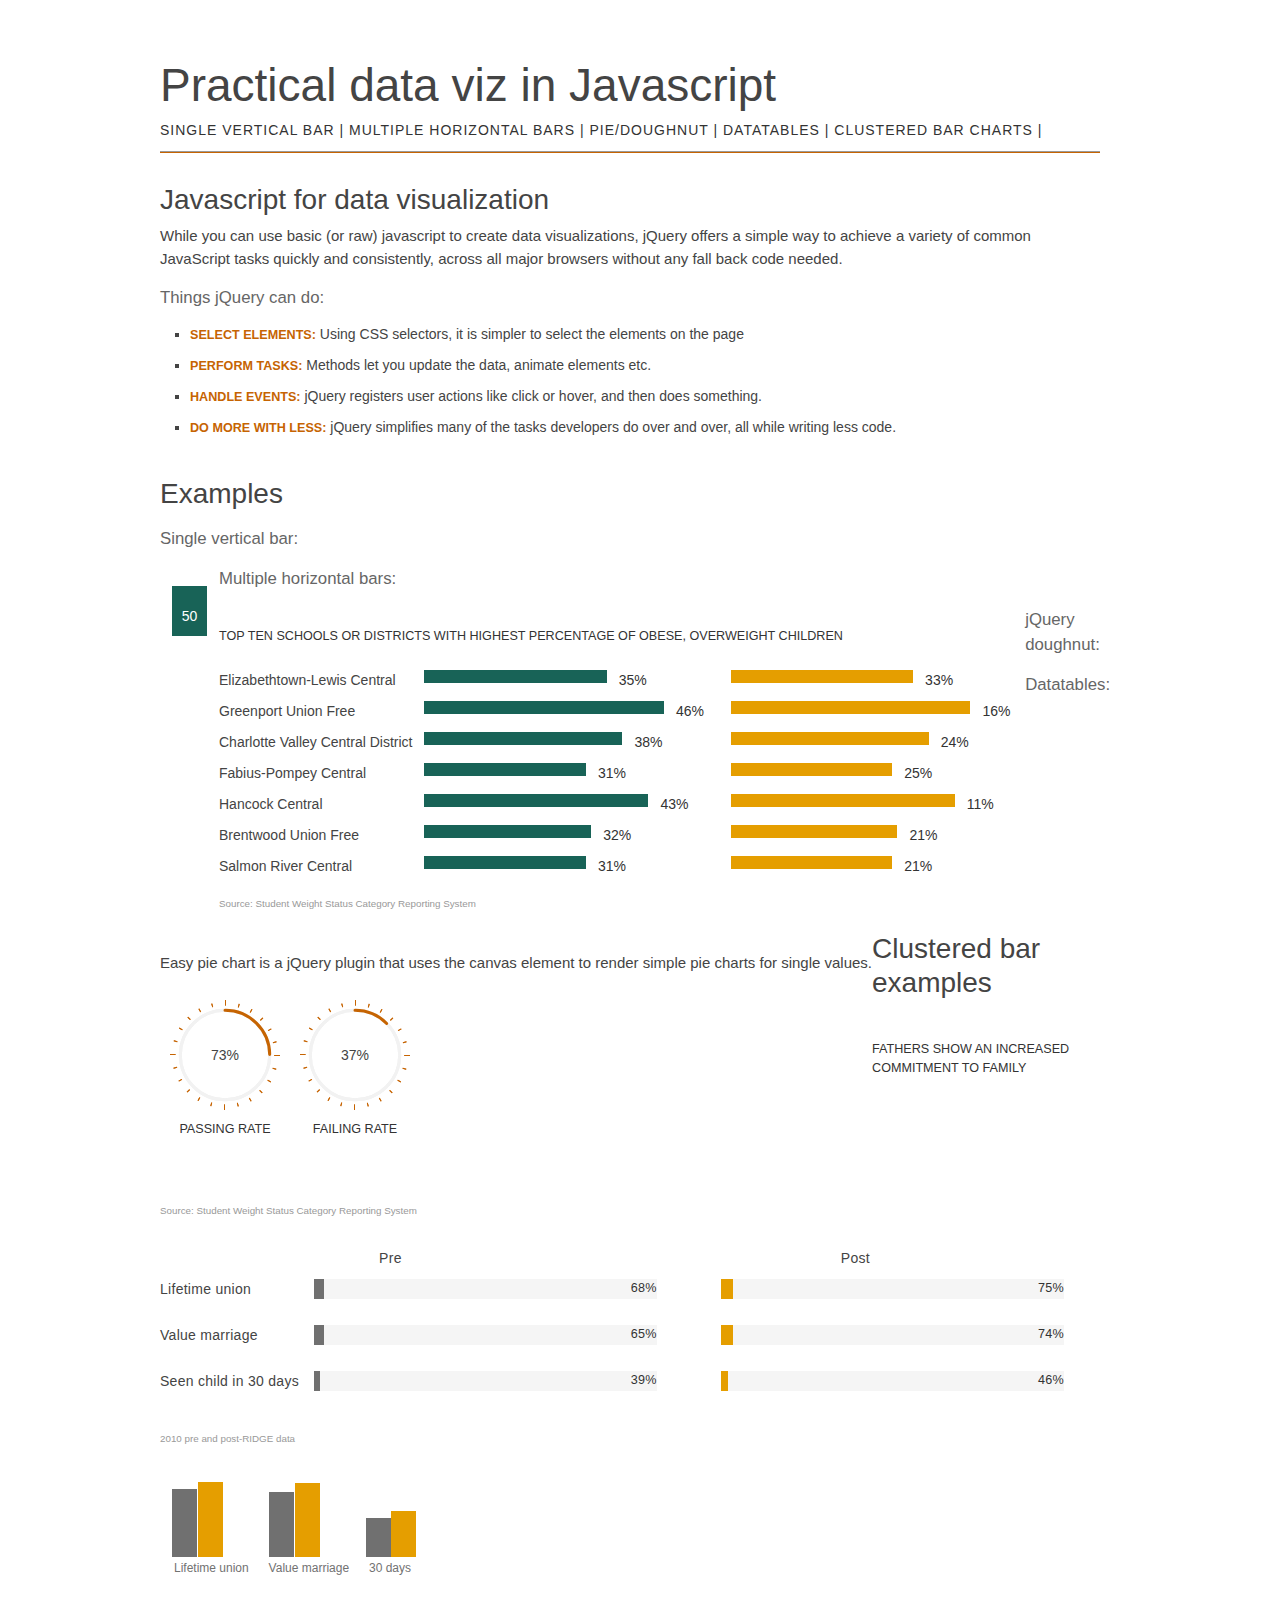
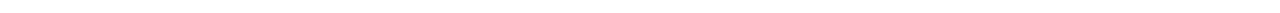
<file: part1/index.html>
<!DOCTYPE html>
<!--[if lt IE 7 ]><html class="ie ie6" lang="en"> <![endif]-->
<!--[if IE 7 ]><html class="ie ie7" lang="en"> <![endif]-->
<!--[if IE 8 ]><html class="ie ie8" lang="en"> <![endif]-->
<!--[if (gte IE 9)|!(IE)]><!-->
<html lang="en">
<!--<![endif]-->

<head>
    <meta charset="utf-8">
    <title>Practical data viz in JavaScript</title>
    <meta name="description" content="">
    <meta name="author" content="">

    <!-- CSS-->
    <link rel="stylesheet" href="css/base.css">
    <link rel="stylesheet" href="css/custom.css">
    <link rel="stylesheet" href="css/pie-chart.css">
</head>

<body>
    <!-- Primary Page Layout -->

    <div class="container">
        <div class="sixteen columns">
            <h1 class="remove-bottom" style="margin-top: 40px" href="index.html">Practical data viz in Javascript</h1>

    <!--             Navigation-->
         <div class="nav">
            <a id="single-bar">Single vertical bar | </a>
            <a id="multiple-bar">Multiple horizontal bars | </a>
            <a id="doughnut">Pie/doughnut | </a>
            <a id="datatables">Datatables | </a> 
            <a id="clustered-bars">Clustered bar charts | </a> 
            <hr />
        </div>
           <div class="two-column">
            <h3>Javascript for data visualization</h3>
            <p>While you can use basic (or raw) javascript to create data visualizations, jQuery offers a simple way to achieve a variety of common JavaScript tasks quickly and consistently, across all major browsers without any fall back code needed.</p>

            <h4>Things jQuery can do: </h4>
            <ul class="square">
            <li><strong>Select elements:</strong>  Using CSS selectors, it is simpler to select the elements on the page</li>
            <li><strong>Perform tasks:</strong>  Methods let you update the data, animate elements etc.</li>
            <li><strong>Handle events:</strong>  jQuery registers user actions like click or hover, and then does something.</li>
            <li><strong>Do more with less:</strong> jQuery simplifies many of the tasks developers do over and over, all while writing less code.</li>
            </ul>
        </div>


    </div>

    <h3>Examples</h3>
    <section id='single-bar'>
    <h4>Single vertical bar: </h4>
    <div class="two column">
            <div class="bar vertical" data-num='50'></div>
        <!--     <div class="bar vertical" data-num='400'></div> -->

    </div>
    </section>
    <section id='multiple-bar'>
    <h4>Multiple horizontal bars: </h4>
     <div class="two column">
            <div class="bars multiple"></div>
            <div id='table-subhead'>Top ten schools or districts with highest percentage of obese, overweight children</div>

            <div id='table-wrap'>
                <table></table>
            </div>
            <div id='table-source'>Source: Student Weight Status Category Reporting System</div>

    </div>
    </section>
    <section id='doughnut'>
    <h4>jQuery doughnut: </h4>
    <div class="two column">
    
    <p>Easy pie chart is a jQuery plugin that uses the canvas element to render simple pie charts for single values.</p>
    <div class='pie-charts'>

        <div class='chart-wrap'>
            <div class="chart" data-percent="73" data-scale-color="#c66402">73%</div>
            <div class="label">Passing rate </div>
        </div>

        <div class='chart-wrap'>
            <div class="chart" data-percent="37" data-scale-color="#c66402">37%</div>
            <div class="label">Failing rate</div>
        </div>


    </div>

 

    </div>
    </section>
    <section id='datatables'>
     <h4>Datatables: </h4>
    <div class="two column">
             <table id="schools-table" class="display" width="100%"></table>
             <div id='table-source'>Source: Student Weight Status Category Reporting System</div>
    </div>
    </section>
    <section id='clustered-bars'>
    <h3>Clustered bar examples</h3>
     <div id='table-subhead'>Fathers show an increased commitment to family</div>
    <div class="row">
         <div class='chart-subhead'>Pre</div>
                <div class='chart-subhead'>Post</div>
                <div class='clearfix'></div>
     <div class='row-label'>Lifetime union</div>
                <div class="bar-holder">

                    <div class="bar lifetime pre">
                        <div class="bottom-bar"></div>
                        <div class="top-bar"></div>
                        <span class='label'></span>
                    </div>
                </div>
                <div class="bar-holder">
                    <div class="bar lifetime post">
                        <div class="bottom-bar"></div>
                        <div class="top-bar"></div>
                        <span class='label'></span>
                    </div>
                </div>
    </div>

    <div class="row">
    <div class='row-label'>Value marriage</div>
                <div class="bar-holder">
                    <div class="bar value pre">
                        <div class="bottom-bar"></div>
                        <div class="top-bar"></div>
                        <span class='label'></span>
                    </div>
                </div>
                <div class="bar-holder">
                    <div class="bar value post">
                        <div class="bottom-bar"></div>
                        <div class="top-bar"></div>
                        <span class='label'></span>
                    </div>
                </div>
    </div>

    <div class="row">
     <div class='row-label'>Seen child in 30 days</div>
                <div class="bar-holder">
                    <div class="bar child pre">
                        <div class="bottom-bar"></div>
                        <div class="top-bar"></div>
                        <span class='label'></span>
                    </div>
                </div>
                <div class="bar-holder">
                    <div class="bar child post">
                        <div class="bottom-bar"></div>
                        <div class="top-bar"></div>
                        <span class='label'></span>
                    </div>
                </div>
    </div>

    <div id='table-source'>2010 pre and post-RIDGE data</div>
    
    <div id='clustered-vertical'>

      <div id="bars">
            
              
              <div class="bar answer-1" data-num="68" data-label="X1"></div>
              <div class="bar answer-2" data-num="75" data-label="X1"></div>
            
              <div class="bar answer-1" data-num="65" data-label="X2"></div>
              <div class="bar answer-2" data-num="74" data-label="X2"></div>
             
              <div class="bar answer-1" data-num="39" data-label="X3"></div>
              <div class="bar answer-2" data-num="46" data-label="X3"></div>
        
             

          </div><!--/bars-->  
           <div id="graph-labels">
            
              <div class="group-name">Lifetime union</div>
              <div class="group-name">Value marriage</div>
              <div class="group-name">30 days</div> 
            </div>   
    </div>
    </section>



    </div>
    </section>
    <!-- container -->
    <script type="text/javascript" src="js/lib/jquery.min.js"></script>
    <script type="text/javascript" src="js/lib/underscore.min.js"></script>

    <!-- pie -->
    <script type="text/javascript" src="js/lib/easypiechart.js"></script>



    <script type="text/javascript" src="js/app.js"></script>
  


<!-- table -->

    <script type="text/javascript" src="//cdn.datatables.net/1.10.2/js/jquery.dataTables.min.js"></script>
    <script type="text/javascript" src="data/table-data.js"></script>
    <script type="text/javascript" src="js/table.js"></script>

    <script type="text/javascript" src="js/charts.js"></script>

<!-- End Document
================================================== -->

    <!-- End Document
================================================== -->
</body>

</html>
</file>
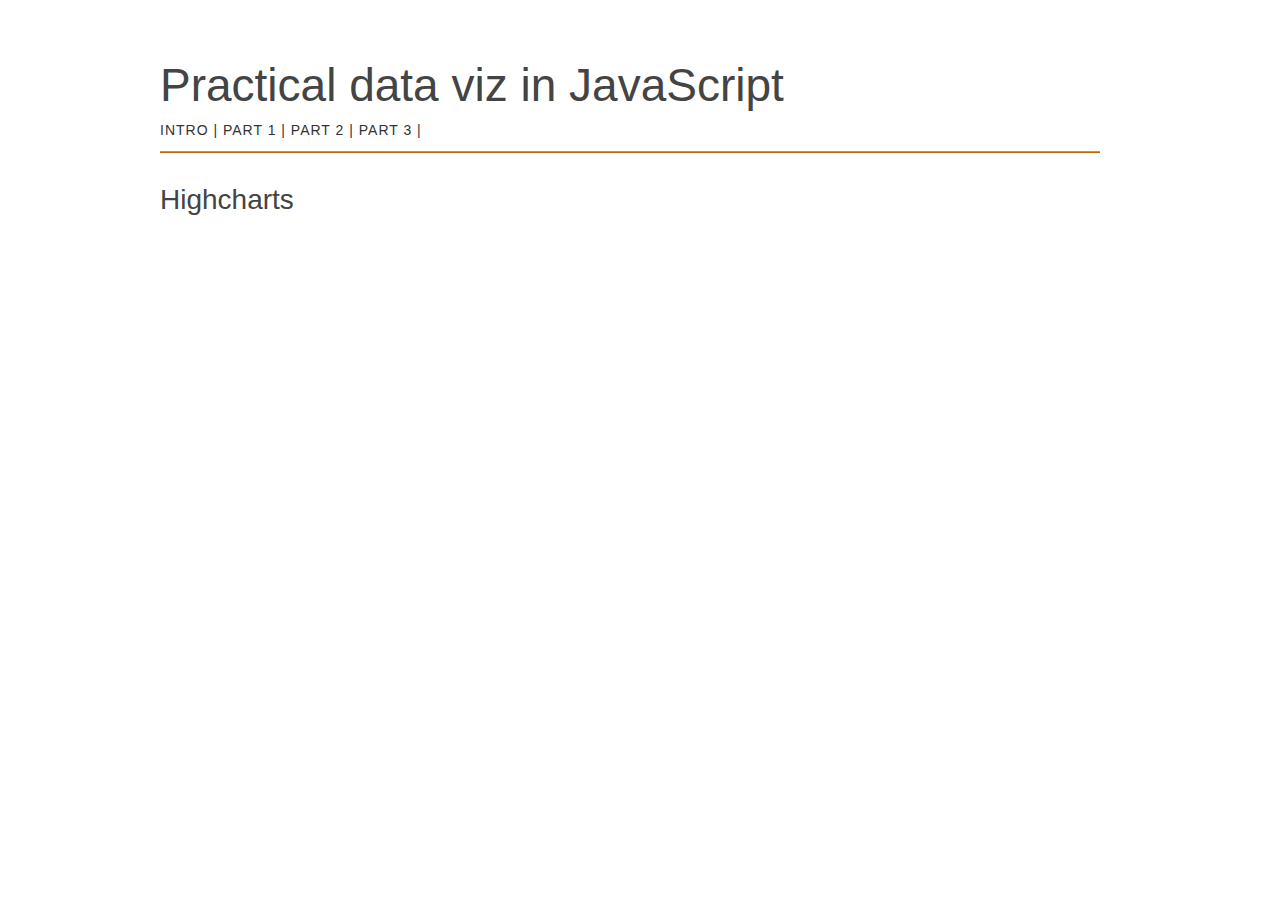
<file: part1/part1.html>
<!DOCTYPE html>
<!--[if lt IE 7 ]><html class="ie ie6" lang="en"> <![endif]-->
<!--[if IE 7 ]><html class="ie ie7" lang="en"> <![endif]-->
<!--[if IE 8 ]><html class="ie ie8" lang="en"> <![endif]-->
<!--[if (gte IE 9)|!(IE)]><!--><html lang="en"> <!--<![endif]-->
<head>

    <!-- Basic Page Needs
  ================================================== -->
    <meta charset="utf-8">
    <title>Practical data viz in JavaScript</title>
    <meta name="description" content="">
    <meta name="author" content="">

    <!-- CSS
  ================================================== -->
    <link rel="stylesheet" href="css/base.css">
     <link rel="stylesheet" href="css/custom.css">
<body>

    <!-- Primary Page Layout
    ================================================== -->

    <div class="container">
        <div class="sixteen columns">
        <h1 class="remove-bottom" style="margin-top: 40px" href="index.html">Practical data viz in JavaScript</h1>
        <div class="nav">
            <a href="index.html">Intro | </a>
            <a href="part1.html">Part 1 | </a>
            <a href="part2.html">Part 2 | </a>
            <a href="part3.html">Part 3 | </a>
            <hr />
        </div>
        <h3>Highcharts</h3>
       
                        <div id="chart-container"></div>

    </div><!-- container -->

<script type="text/javascript" src="http://ajax.googleapis.com/ajax/libs/jquery/1.9.1/jquery.min.js"></script>
<script type="text/javascript" src="http://code.highcharts.com/highcharts.js"></script>  
<script type="text/javascript" src="js/main1.js"></script>

<!-- End Document
================================================== -->
</head>

</body>
</html>
</file>
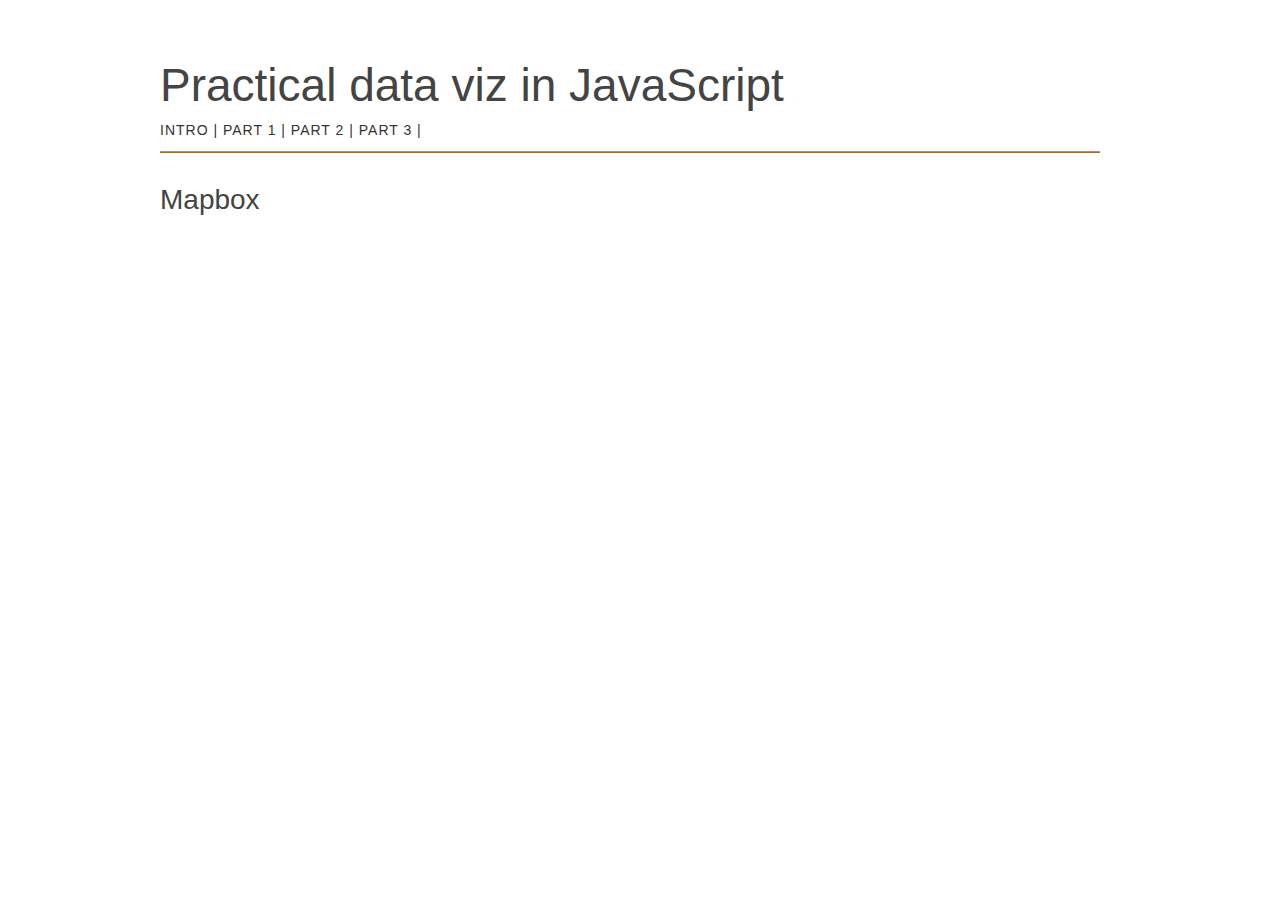
<file: part1/part2.html>
<!DOCTYPE html>
<!--[if lt IE 7 ]><html class="ie ie6" lang="en"> <![endif]-->
<!--[if IE 7 ]><html class="ie ie7" lang="en"> <![endif]-->
<!--[if IE 8 ]><html class="ie ie8" lang="en"> <![endif]-->
<!--[if (gte IE 9)|!(IE)]><!-->
<html lang="en">
<!--<![endif]-->

<head>

    <!-- Basic Page Needs
  ================================================== -->
    <meta charset="utf-8">
    <title>Practical data viz in JavaScript</title>
    <meta name="description" content="">
    <meta name="author" content="">
    <!-- CSS
  ================================================== -->
    <link href='https://api.tiles.mapbox.com/mapbox.js/v2.1.0/mapbox.css' rel='stylesheet' />
    <link rel="stylesheet" href="css/base.css">
    <link rel="stylesheet" href="css/custom.css">
</head>

<body>

    <!-- Primary Page Layout
    ================================================== -->


    <div class="container">
        <div class="sixteen columns">
            <h1 class="remove-bottom" style="margin-top: 40px" href="index.html">Practical data viz in JavaScript</h1>
            <div class="nav">
                <a href="index.html">Intro | </a>
                <a href="part1.html">Part 1 | </a>
                <a href="part2.html">Part 2 | </a>
                <a href="part3.html">Part 3 | </a>
                <hr />
            </div>
            <h3>Mapbox</h3>
            <div id="map-wrap">
                <div id="map"></div>

                <div id='map-overlay'>

                    <div id='map-legend' class='legend'>
                    </div>

                </div>
            </div>



    </div>
<!-- container -->

<script src='https://api.tiles.mapbox.com/mapbox.js/v2.1.0/mapbox.js'></script>
<script type="text/javascript" src="http://ajax.googleapis.com/ajax/libs/jquery/1.9.1/jquery.min.js"></script>
<script type="text/javascript" src="js/main2.js"></script>



        <!-- End Document
================================================== -->
</body>

</html>
</file>
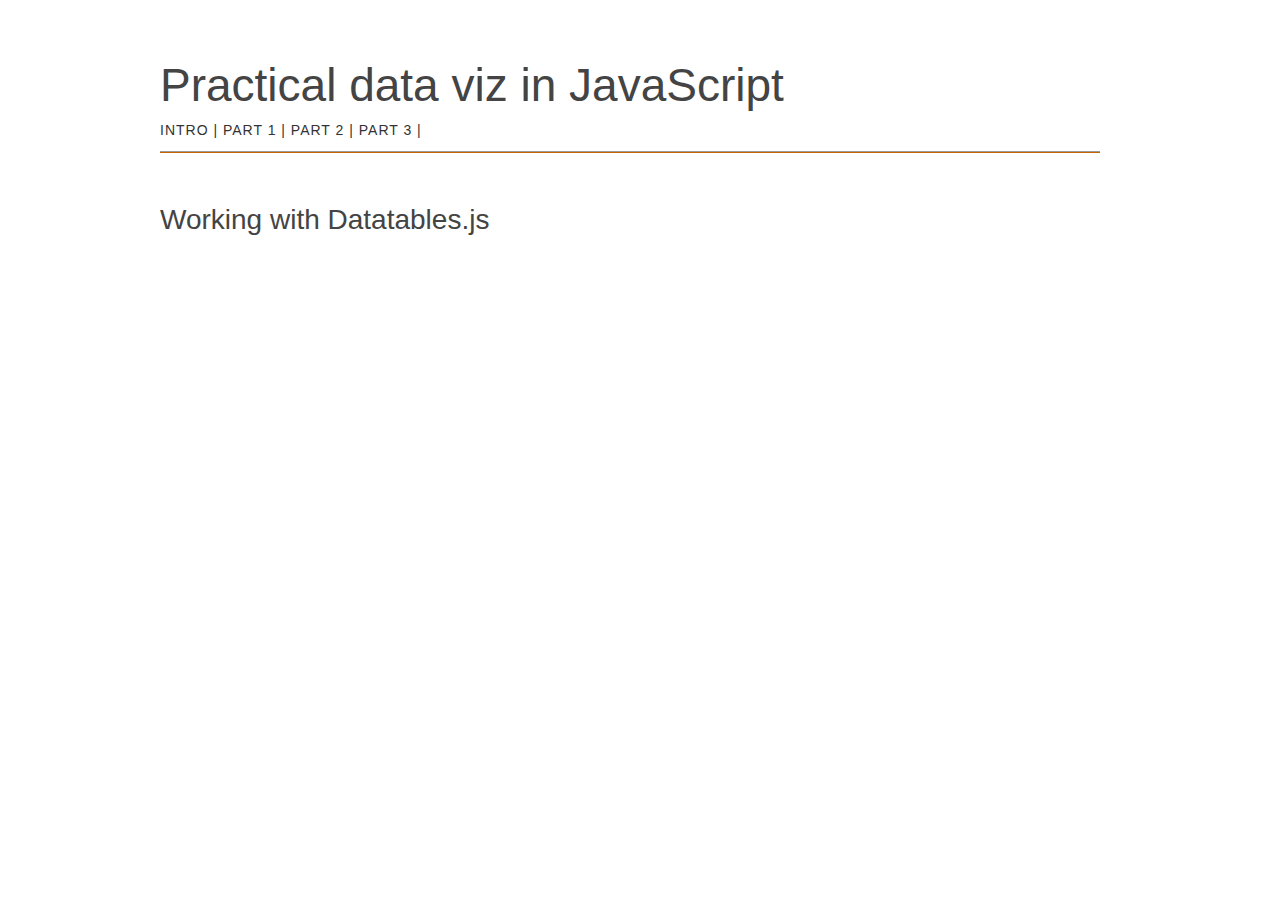
<file: part1/part3.html>
<!DOCTYPE html>
<!--[if lt IE 7 ]><html class="ie ie6" lang="en"> <![endif]-->
<!--[if IE 7 ]><html class="ie ie7" lang="en"> <![endif]-->
<!--[if IE 8 ]><html class="ie ie8" lang="en"> <![endif]-->
<!--[if (gte IE 9)|!(IE)]><!-->
<html lang="en">
<!--<![endif]-->

<head>
    <meta charset="utf-8">
    <title>Practical data viz in JavaScript</title>
    <meta name="description" content="">
    <meta name="author" content="">

    <!-- CSS-->
    <link href=' //cdn.datatables.net/1.10.2/css/jquery.dataTables.css' rel='stylesheet' />
    <link rel="stylesheet" href="css/base.css">
    <link rel="stylesheet" href="css/custom.css">


</head>

<body>
    <!-- Primary Page Layout -->

    <div class="container">
        <div class="sixteen columns">
            <h1 class="remove-bottom" style="margin-top: 40px" href="index.html">Practical data viz in JavaScript</h1>
        <div class="nav">
            <a href="index.html">Intro | </a>
            <a href="part1.html">Part 1 | </a>
            <a href="part2.html">Part 2 | </a>
            <a href="part3.html">Part 3 | </a>
            <hr />
        </div>
        </div>
        <div class="two-column">
            <h3>Working with Datatables.js</h3>
        </div>

        <table id="schools-table" class="display" width="100%">

        </table>
    </div>
<!-- container -->

<script type="text/javascript" src="http://ajax.googleapis.com/ajax/libs/jquery/1.9.1/jquery.min.js"></script>
<script type="text/javascript" src="//cdn.datatables.net/1.10.2/js/jquery.dataTables.min.js"></script>
<script type="text/javascript" src="data/table.js"></script>
<script type="text/javascript" src="js/main3.js"></script>

    <!-- End Document
================================================== -->
</body>

</html>
</file>
<file: part1/css/base.css>
/*
* Skeleton V1.2
* Copyright 2011, Dave Gamache
* www.getskeleton.com
* Free to use under the MIT license.
* http://www.opensource.org/licenses/mit-license.php
* 6/20/2012
*/


/* Table of Content
==================================================
	#Reset & Basics
	#Basic Styles
	#Site Styles
	#Typography
	#Links
	#Lists
	#Images
	#Buttons
	#Forms
	#Misc */


/* #Reset & Basics (Inspired by E. Meyers)
================================================== */
	html, body, div, span, applet, object, iframe, h1, h2, h3, h4, h5, h6, p, blockquote, pre, a, abbr, acronym, address, big, cite, code, del, dfn, em, img, ins, kbd, q, s, samp, small, strike, strong, sub, sup, tt, var, b, u, i, center, dl, dt, dd, ol, ul, li, fieldset, form, label, legend, table, caption, tbody, tfoot, thead, tr, th, td, article, aside, canvas, details, embed, figure, figcaption, footer, header, hgroup, menu, nav, output, ruby, section, summary, time, mark, audio, video {
		margin: 0;
		padding: 0;
		border: 0;
		font-size: 100%;
		font: inherit;
		vertical-align: baseline; }
	article, aside, details, figcaption, figure, footer, header, hgroup, menu, nav, section {
		display: block; }
	body {
		line-height: 1; }
	ol, ul {
		list-style: none; }
	blockquote, q {
		quotes: none; }
	blockquote:before, blockquote:after,
	q:before, q:after {
		content: '';
		content: none; }
	table {
		border-collapse: collapse;
		border-spacing: 0; }


/* #Basic Styles
================================================== */
	body {
		background: #fff;
		font: 14px/21px "HelveticaNeue", "Helvetica Neue", Helvetica, Arial, sans-serif;
		color: #444;
		-webkit-font-smoothing: antialiased; /* Fix for webkit rendering */
		-webkit-text-size-adjust: 100%;
 }


/* #Typography
================================================== */
	h1, h2, h3, h4, h5, h6 {
		color:#444;
		font-family: "Helvetica", "Times New Roman", serif;
		font-weight: normal; }
	h1 a, h2 a, h3 a, h4 a, h5 a, h6 a { font-weight: inherit; }
	h1 { font-size: 46px; line-height: 50px; margin-bottom: 14px;}
	h2 { font-size: 35px; line-height: 40px; margin-bottom: 10px; }
	h3 { font-size: 28px; line-height: 34px; margin-bottom: 8px; }
	h4 {font-weight: 500;color: rgb(102, 102, 102);font-size: 1.2em;margin: 15px 0;}
	h5 { font-size: 17px; line-height: 24px; }
	h6 { font-size: 14px; line-height: 21px; }
	.subheader { color: #777; }

	p {     color: #444;
    margin: 0 0 15px;
    font-size: 15px;
    font-weight: 200;
}
	p img { margin: 0; }
	p.lead { font-size: 21px; line-height: 27px; color: #777;  }

	em { font-style: italic; }
	strong { font-weight: bold; color: #333; }
	small { font-size: 80%; }

/*	Blockquotes  */
	blockquote, blockquote p { font-size: 17px; line-height: 24px; color: #777; font-style: italic; }
	blockquote { margin: 0 0 20px; padding: 9px 20px 0 19px; border-left: 1px solid #ddd; }
	blockquote cite { display: block; font-size: 12px; color: #555; }
	blockquote cite:before { content: "\2014 \0020"; }
	blockquote cite a, blockquote cite a:visited, blockquote cite a:visited { color: #555; }

hr {
/* border: solid #ddd; */
border-width: 1px 0 0;
clear: both;
margin: 10px 0 30px;
height: 0;
border-bottom: 1px solid #c66402;
}
/* #Links
================================================== */
	a, a:visited { color: #333; text-decoration: #444;none; outline: 0; letter-spacing: 1px;
text-transform: uppercase; }
	a:hover, a:focus { color: #000; }
	p a, p a:visited { line-height: inherit; }

/* #Lists
================================================== */
	ul, ol { margin-bottom: 20px; }
	ul { list-style: none outside; }
	ol { list-style: decimal; }
	ol, ul.square, ul.circle, ul.disc { margin-left: 30px; }
	ul.square li strong{color:#c66402; text-transform: uppercase; font-size: .9em;}
	ul.square { list-style: square outside; }
	ul.circle { list-style: circle outside; }
	ul.disc { list-style: disc outside; }
	ul ul, ul ol,
	ol ol, ol ul { margin: 4px 0 5px 30px; font-size: 90%;  }
	ul ul li, ul ol li,
	ol ol li, ol ul li { margin-bottom: 6px; }
	li { line-height: 18px; margin-bottom: 12px; }
	ul.large li { line-height: 21px; }
	li p { line-height: 21px; }

/* #Images
================================================== */

	img.scale-with-grid {
		max-width: 100%;
		height: auto; }


/* #Buttons
================================================== */

	.button,
	button,
	input[type="submit"],
	input[type="reset"],
	input[type="button"] {
		background: #eee; /* Old browsers */
		background: #eee -moz-linear-gradient(top, rgba(255,255,255,.2) 0%, rgba(0,0,0,.2) 100%); /* FF3.6+ */
		background: #eee -webkit-gradient(linear, left top, left bottom, color-stop(0%,rgba(255,255,255,.2)), color-stop(100%,rgba(0,0,0,.2))); /* Chrome,Safari4+ */
		background: #eee -webkit-linear-gradient(top, rgba(255,255,255,.2) 0%,rgba(0,0,0,.2) 100%); /* Chrome10+,Safari5.1+ */
		background: #eee -o-linear-gradient(top, rgba(255,255,255,.2) 0%,rgba(0,0,0,.2) 100%); /* Opera11.10+ */
		background: #eee -ms-linear-gradient(top, rgba(255,255,255,.2) 0%,rgba(0,0,0,.2) 100%); /* IE10+ */
		background: #eee linear-gradient(top, rgba(255,255,255,.2) 0%,rgba(0,0,0,.2) 100%); /* W3C */
	  border: 1px solid #aaa;
	  border-top: 1px solid #ccc;
	  border-left: 1px solid #ccc;
	  -moz-border-radius: 3px;
	  -webkit-border-radius: 3px;
	  border-radius: 3px;
	  color: #444;
	  display: inline-block;
	  font-size: 11px;
	  font-weight: bold;
	  text-decoration: none;
	  text-shadow: 0 1px rgba(255, 255, 255, .75);
	  cursor: pointer;
	  margin-bottom: 20px;
	  line-height: normal;
	  padding: 8px 10px;
	  font-family: "HelveticaNeue", "Helvetica Neue", Helvetica, Arial, sans-serif; }

	.button:hover,
	button:hover,
	input[type="submit"]:hover,
	input[type="reset"]:hover,
	input[type="button"]:hover {
		color: #222;
		background: #ddd; /* Old browsers */
		background: #ddd -moz-linear-gradient(top, rgba(255,255,255,.3) 0%, rgba(0,0,0,.3) 100%); /* FF3.6+ */
		background: #ddd -webkit-gradient(linear, left top, left bottom, color-stop(0%,rgba(255,255,255,.3)), color-stop(100%,rgba(0,0,0,.3))); /* Chrome,Safari4+ */
		background: #ddd -webkit-linear-gradient(top, rgba(255,255,255,.3) 0%,rgba(0,0,0,.3) 100%); /* Chrome10+,Safari5.1+ */
		background: #ddd -o-linear-gradient(top, rgba(255,255,255,.3) 0%,rgba(0,0,0,.3) 100%); /* Opera11.10+ */
		background: #ddd -ms-linear-gradient(top, rgba(255,255,255,.3) 0%,rgba(0,0,0,.3) 100%); /* IE10+ */
		background: #ddd linear-gradient(top, rgba(255,255,255,.3) 0%,rgba(0,0,0,.3) 100%); /* W3C */
	  border: 1px solid #888;
	  border-top: 1px solid #aaa;
	  border-left: 1px solid #aaa; }

	.button:active,
	button:active,
	input[type="submit"]:active,
	input[type="reset"]:active,
	input[type="button"]:active {
		border: 1px solid #666;
		background: #ccc; /* Old browsers */
		background: #ccc -moz-linear-gradient(top, rgba(255,255,255,.35) 0%, rgba(10,10,10,.4) 100%); /* FF3.6+ */
		background: #ccc -webkit-gradient(linear, left top, left bottom, color-stop(0%,rgba(255,255,255,.35)), color-stop(100%,rgba(10,10,10,.4))); /* Chrome,Safari4+ */
		background: #ccc -webkit-linear-gradient(top, rgba(255,255,255,.35) 0%,rgba(10,10,10,.4) 100%); /* Chrome10+,Safari5.1+ */
		background: #ccc -o-linear-gradient(top, rgba(255,255,255,.35) 0%,rgba(10,10,10,.4) 100%); /* Opera11.10+ */
		background: #ccc -ms-linear-gradient(top, rgba(255,255,255,.35) 0%,rgba(10,10,10,.4) 100%); /* IE10+ */
		background: #ccc linear-gradient(top, rgba(255,255,255,.35) 0%,rgba(10,10,10,.4) 100%); /* W3C */ }

	.button.full-width,
	button.full-width,
	input[type="submit"].full-width,
	input[type="reset"].full-width,
	input[type="button"].full-width {
		width: 100%;
		padding-left: 0 !important;
		padding-right: 0 !important;
		text-align: center; }

	/* Fix for odd Mozilla border & padding issues */
	button::-moz-focus-inner,
	input::-moz-focus-inner {
    border: 0;
    padding: 0;
	}


/* #Forms
================================================== */

	form {
		margin-bottom: 20px; }
	fieldset {
		margin-bottom: 20px; }
	input[type="text"],
	input[type="password"],
	input[type="email"],
	textarea,
	select {
		border: 1px solid #ccc;
		padding: 6px 4px;
		outline: none;
		-moz-border-radius: 2px;
		-webkit-border-radius: 2px;
		border-radius: 2px;
		font: 13px "HelveticaNeue", "Helvetica Neue", Helvetica, Arial, sans-serif;
		color: #777;
		margin: 0;
		width: 210px;
		max-width: 100%;
		display: block;
		margin-bottom: 20px;
		background: #fff; }
	select {
		padding: 0; }
	input[type="text"]:focus,
	input[type="password"]:focus,
	input[type="email"]:focus,
	textarea:focus {
		border: 1px solid #aaa;
 		color: #444;
 		-moz-box-shadow: 0 0 3px rgba(0,0,0,.2);
		-webkit-box-shadow: 0 0 3px rgba(0,0,0,.2);
		box-shadow:  0 0 3px rgba(0,0,0,.2); }
	textarea {
		min-height: 60px; }
	label,
	legend {
		display: block;
		font-weight: bold;
		font-size: 13px;  }
	select {
		width: 220px; }
	input[type="checkbox"] {
		display: inline; }
	label span,
	legend span {
		font-weight: normal;
		font-size: 13px;
		color: #444; }

/* #Misc
================================================== */
	.remove-bottom { margin-bottom: 0 !important; }
	.half-bottom { margin-bottom: 10px !important; }
	.add-bottom { margin-bottom: 20px !important; }


/*
* Skeleton V1.2
* Copyright 2011, Dave Gamache
* www.getskeleton.com
* Free to use under the MIT license.
* http://www.opensource.org/licenses/mit-license.php
* 6/20/2012
*/


/* Table of Contents
==================================================
    #Base 960 Grid
    #Tablet (Portrait)
    #Mobile (Portrait)
    #Mobile (Landscape)
    #Clearing */



/* #Base 960 Grid
================================================== */

    .container                                  { position: relative; width: 960px; margin: 0 auto; padding: 0; }
    .container .column,
    .container .columns                         { float: left; display: inline; margin-left: 10px; margin-right: 10px; }
    .row                                        { margin-bottom: 20px; }

    /* Nested Column Classes */
    .column.alpha, .columns.alpha               { margin-left: 0; }
    .column.omega, .columns.omega               { margin-right: 0; }

    /* Base Grid */
    .container .one.column,
    .container .one.columns                     { width: 40px;  }
    .container .two.columns                     { width: 100px; }
    .container .three.columns                   { width: 160px; }
    .container .four.columns                    { width: 220px; }
    .container .five.columns                    { width: 280px; }
    .container .six.columns                     { width: 340px; }
    .container .seven.columns                   { width: 400px; }
    .container .eight.columns                   { width: 460px; }
    .container .nine.columns                    { width: 520px; }
    .container .ten.columns                     { width: 580px; }
    .container .eleven.columns                  { width: 640px; }
    .container .twelve.columns                  { width: 700px; }
    .container .thirteen.columns                { width: 760px; }
    .container .fourteen.columns                { width: 820px; }
    .container .fifteen.columns                 { width: 880px; }
    .container .sixteen.columns                 { width: 940px; }

    .container .one-third.column                { width: 300px; }
    .container .two-thirds.column               { width: 47%; }

    /* Offsets */
    .container .offset-by-one                   { padding-left: 60px;  }
    .container .offset-by-two                   { padding-left: 120px; }
    .container .offset-by-three                 { padding-left: 180px; }
    .container .offset-by-four                  { padding-left: 240px; }
    .container .offset-by-five                  { padding-left: 300px; }
    .container .offset-by-six                   { padding-left: 360px; }
    .container .offset-by-seven                 { padding-left: 420px; }
    .container .offset-by-eight                 { padding-left: 480px; }
    .container .offset-by-nine                  { padding-left: 540px; }
    .container .offset-by-ten                   { padding-left: 600px; }
    .container .offset-by-eleven                { padding-left: 660px; }
    .container .offset-by-twelve                { padding-left: 720px; }
    .container .offset-by-thirteen              { padding-left: 780px; }
    .container .offset-by-fourteen              { padding-left: 840px; }
    .container .offset-by-fifteen               { padding-left: 900px; }



/* #Tablet (Portrait)
================================================== */

    /* Note: Design for a width of 768px */

    @media only screen and (min-width: 768px) and (max-width: 959px) {
        .container                                  { width: 768px; }
        .container .column,
        .container .columns                         { margin-left: 10px; margin-right: 10px;  }
        .column.alpha, .columns.alpha               { margin-left: 0; margin-right: 10px; }
        .column.omega, .columns.omega               { margin-right: 0; margin-left: 10px; }
        .alpha.omega                                { margin-left: 0; margin-right: 0; }

        .container .one.column,
        .container .one.columns                     { width: 28px; }
        .container .two.columns                     { width: 76px; }
        .container .three.columns                   { width: 124px; }
        .container .four.columns                    { width: 172px; }
        .container .five.columns                    { width: 220px; }
        .container .six.columns                     { width: 268px; }
        .container .seven.columns                   { width: 316px; }
        .container .eight.columns                   { width: 364px; }
        .container .nine.columns                    { width: 412px; }
        .container .ten.columns                     { width: 460px; }
        .container .eleven.columns                  { width: 508px; }
        .container .twelve.columns                  { width: 556px; }
        .container .thirteen.columns                { width: 604px; }
        .container .fourteen.columns                { width: 652px; }
        .container .fifteen.columns                 { width: 700px; }
        .container .sixteen.columns                 { width: 748px; }

        .container .one-third.column                { width: 236px; }
        .container .two-thirds.column               { width: 492px; }

        /* Offsets */
        .container .offset-by-one                   { padding-left: 48px; }
        .container .offset-by-two                   { padding-left: 96px; }
        .container .offset-by-three                 { padding-left: 144px; }
        .container .offset-by-four                  { padding-left: 192px; }
        .container .offset-by-five                  { padding-left: 240px; }
        .container .offset-by-six                   { padding-left: 288px; }
        .container .offset-by-seven                 { padding-left: 336px; }
        .container .offset-by-eight                 { padding-left: 384px; }
        .container .offset-by-nine                  { padding-left: 432px; }
        .container .offset-by-ten                   { padding-left: 480px; }
        .container .offset-by-eleven                { padding-left: 528px; }
        .container .offset-by-twelve                { padding-left: 576px; }
        .container .offset-by-thirteen              { padding-left: 624px; }
        .container .offset-by-fourteen              { padding-left: 672px; }
        .container .offset-by-fifteen               { padding-left: 720px; }
    }


/*  #Mobile (Portrait)
================================================== */

    /* Note: Design for a width of 320px */

    @media only screen and (max-width: 767px) {
        .container { width: 300px; }
        .container .columns,
        .container .column { margin: 0; }

        .container .one.column,
        .container .one.columns,
        .container .two.columns,
        .container .three.columns,
        .container .four.columns,
        .container .five.columns,
        .container .six.columns,
        .container .seven.columns,
        .container .eight.columns,
        .container .nine.columns,
        .container .ten.columns,
        .container .eleven.columns,
        .container .twelve.columns,
        .container .thirteen.columns,
        .container .fourteen.columns,
        .container .fifteen.columns,
        .container .sixteen.columns,
        .container .one-third.column,
        .container .two-thirds.column  { width: 300px; }

        /* Offsets */
        .container .offset-by-one,
        .container .offset-by-two,
        .container .offset-by-three,
        .container .offset-by-four,
        .container .offset-by-five,
        .container .offset-by-six,
        .container .offset-by-seven,
        .container .offset-by-eight,
        .container .offset-by-nine,
        .container .offset-by-ten,
        .container .offset-by-eleven,
        .container .offset-by-twelve,
        .container .offset-by-thirteen,
        .container .offset-by-fourteen,
        .container .offset-by-fifteen { padding-left: 0; }

    }


/* #Mobile (Landscape)
================================================== */

    /* Note: Design for a width of 480px */

    @media only screen and (min-width: 480px) and (max-width: 767px) {
        .container { width: 420px; }
        .container .columns,
        .container .column { margin: 0; }

        .container .one.column,
        .container .one.columns,
        .container .two.columns,
        .container .three.columns,
        .container .four.columns,
        .container .five.columns,
        .container .six.columns,
        .container .seven.columns,
        .container .eight.columns,
        .container .nine.columns,
        .container .ten.columns,
        .container .eleven.columns,
        .container .twelve.columns,
        .container .thirteen.columns,
        .container .fourteen.columns,
        .container .fifteen.columns,
        .container .sixteen.columns,
        .container .one-third.column,
        .container .two-thirds.column { width: 420px; }
    }


/* #Clearing
================================================== */

    /* Self Clearing Goodness */
    .container:after { content: "\0020"; display: block; height: 0; clear: both; visibility: hidden; }

    /* Use clearfix class on parent to clear nested columns,
    or wrap each row of columns in a <div class="row"> */
    .clearfix:before,
    .clearfix:after,
    .row:before,
    .row:after {
      content: '\0020';
      display: block;
      overflow: hidden;
      visibility: hidden;
      width: 0;
      height: 0; }
    .row:after,
    .clearfix:after {
      clear: both; }
    .row,
    .clearfix {
      zoom: 1; }

    /* You can also use a <br class="clear" /> to clear columns */
    .clear {
      clear: both;
      display: block;
      overflow: hidden;
      visibility: hidden;
      width: 0;
      height: 0;
    }


.container .two-thirds.column {
    width: 48%;
}
.container .column, .container .columns {
    float: left;
    display: inline;
    margin-left: 10px;
    margin-right: 10px;
    display: inline-block;
    margin: 20px auto;
}
</file>
<file: part1/css/custom.css>
body {
    line-height: 1.6;
    text-align: left;
    line-height: 1.5;
    margin:0px auto;
    padding:0;
    font-family: Helvetica, sans-serif;
}
#chart-container {
    height: 400px;
    margin: 0 auto;
    width: 100%;
}

.nav {
    margin-top: 10px;
}
.dataTables_length {
    display: none;
}
.clearfix{
    clear: both;
}

td.highlight {
    font-weight: bold;
    color:  #c66402;
}
.bar {
  display: inline-block
  vertical-align: bottom;
  width: 35px;
   height: 13px;
    float: left;
    margin: 0 4px 0 0;
    background: rgb(116, 43, 49);
  background-color: #186357;
  margin: 0 12px;
  position: relative;
  cursor: pointer;
  -webkit-transition: background-color 0.5s;
  -moz-transition: background-color 0.5s;
  transition: background-color 0.5s;
  color: #fff; 
}

.bar::before {
    content: attr(data-num);
    position: absolute;
    bottom: 9px;
    left: 0;
    width: 100%;
    text-align: center;
    -webkit-transition: bottom 0.5s;
    -moz-transition: bottom 0.5s;
    transition: bottom 0.5s;
    color: #fff;
}
 #table-wrap {
    margin-top: 15px;
    min-width: 700px;
    width: 100%
}
 #table-wrap table td.region {
    color: #333;
    width: 30%;
    padding-right: 1%;
    text-align: right;
}
 #table-wrap table td.data {
    width: 38%;
    color: #333;
    padding: 5px 0;
}
 #table-wrap table g .population-bar {
    height: 28px;
    margin-right: 10px;
    line-height: 1.5em;
    background: #d2d2d2;
    display: inline-block;
    vertical-align: middle;
    opacity: .85;
    -moz-animation: jquery 2s ease-out;
    -webkit-animation: jquery 2s ease-out;
}
#table-source {
    font-size: .7em;
    color: #999;
    margin-top: 15px;
}
#table-subhead {
    font-size: .9em;
    text-transform: uppercase;
    color: #333;
    margin-bottom: 20px;
}
#chart-source {
    font-size: .7em;
    color: #999;
    margin-top: 20px;
}
 #table-wrap table tr {
    /*border-bottom:1px solid #f0f0f0;*/
    cursor: default;
}
 #table-wrap table tr:last-of-type {
    border-bottom: none;
}

/*Clustered bars*/

#clustered-bars .bar {
    height: 20px;
    background: none;
    width: 85%;
    float: left;
    margin: 0 10px;
}
#clustered-bars .row {
    width: 100%;
    margin-right: 4%;
    display: inline-block;
    letter-spacing: 0.02em;
}

#clustered-bars .bottom-bar {
    position: absolute;
    left: 0;
    width: 100%;
    height: 100%;
    opacity: 0.2;
    background-color: #ccc;
}

#clustered-bars .top-bar {
    position: absolute;
    left: 0;
    height: 100%;
    opacity: 1;
    background-color: #707070;
}
#clustered-bars .row-label {
    float: left;
    width: 15%;
}
#clustered-bars .bar-holder {
    display: inline-block;
    width: 42%;
}
#clustered-bars h3 {
  margin-bottom: 40px;
}
#clustered-bars span.label {
  z-index: 90;
  position: relative;
  float: right;
}
#clustered-bars .chart-subhead{
display: inline-table;
width: 48%;
margin: 10px 0;
text-align: center;
font-weight: 400;
}

#clustered-bars .bar-section .bar {
    width: 35px;
    background-color: #707070;
}
#clustered-vertical {
        position: relative;
        margin:35px 0;
}

#clustered-vertical #bars {
  position: relative;
  bottom: 0;
  left: 0;
  width: 100%; }

#clustered-vertical .bar {
  display: inline-block;
  vertical-align: bottom;
  width: 25px;
  height: 150px;
  background-color: #186357;
  margin: 0 12px;
  float:none;
  position: relative;
  cursor: pointer;
  -webkit-transition: background-color 0.5s;
  -moz-transition: background-color 0.5s;
  transition: background-color 0.5s;
  color: #fff; }
#clustered-vertical .bar.answer-1 {
    margin-right: -15px;
    background-color: #707070;
    -webkit-transition: background-color 0.5s;
    -moz-transition: background-color 0.5s;
    transition: background-color 0.5s;
    -webkit-transition: height 0.5s;
    -moz-transition: height 0.5s;
    transition: height 0.5s; }
#clustered-vertical .bar.answer-2 {
    margin: 0 30px 0 12px;
    background-color: rgb(229, 158, 0);
    -webkit-transition: background-color 0.5s;
    -moz-transition: background-color 0.5s;
    transition: background-color 0.5s;
    -webkit-transition: height 0.5s;
    -moz-transition: height 0.5s;
    transition: height 0.5s; }
#clustered-vertical .bar:before {
    content: attr(data-num%);
    position: absolute;
    bottom: 9px;
    left: 0;
    width: 100%;
    text-align: center;
    -webkit-transition: bottom 0.5s;
    -moz-transition: bottom 0.5s;
    transition: bottom 0.5s; }
#clustered-vertical .bar:after {
    position: absolute;
    bottom: -30px;
    left: 0;
    width: 100%;
    text-align: center;
    color: #fff;
    -webkit-transition: bottom 0.5s;
    -moz-transition: bottom 0.5s;
    transition: bottom 0.5s; }
#clustered-vertical .bar.selected {
    background-color: #186357; }
#clustered-vertical .bar.selected:after {
      bottom: 5px; }

.group-name {
  color: #727272;
  width: 56px;
  border-right: 2px solid #fff;
  text-align: center;
  display: inline;
  font-size: 12px;
  margin-left: 14px;
}
</file>
<file: part1/css/pie-chart.css>
.clearfix {
  *zoom: 1;
}
.clearfix:before,
.clearfix:after {
  display: table;
  content: "";
}
.clearfix:after {
  clear: both;
}
.clearfix {
  clear: both;
}

.easyPieChart {
    position: relative;
    text-align: center;
}

.easyPieChart canvas {
    position: absolute;
    top: 0;
    left: 0;
}

.chart {
    margin: 10px;
}
.chart-wrap {
  float: left;
}

.percentage,
.label {
font-size: .9em;
text-transform: uppercase;
color: #333;
margin-bottom: 10px;
text-align: center;
}

.credits {
    padding-top: 0.5em;
    clear: both;
    color: #999;
}

.credits a {
    color: #333;
}

.dark {
    background: #333;
}

.dark .percentage-light,
.dark .label {
    text-align: center;
    color: #999;
    font-weight: 100;
    font-size: 1.2em;
    margin-bottom: 0.3em;
}


.button {
  -webkit-box-shadow: inset 0 0 1px #000, inset 0 1px 0 1px rgba(255,255,255,0.2), 0 1px 1px -1px rgba(0, 0, 0, .5);
  -moz-box-shadow: inset 0 0 1px #000, inset 0 1px 0 1px rgba(255,255,255,0.2), 0 1px 1px -1px rgba(0, 0, 0, .5);
  box-shadow: inset 0 0 1px #000, inset 0 1px 0 1px rgba(255,255,255,0.2), 0 1px 1px -1px rgba(0, 0, 0, .5);
  -webkit-border-radius: 3px;
  -moz-border-radius: 3px;
  border-radius: 3px;
  padding: 6px 20px;
  font-weight: bold;
  text-transform: uppercase;
  display: block;
  margin: 0 auto 2em;
  max-width: 200px;
  text-align: center;
  background-color: #5c5c5c;
  background-image: -moz-linear-gradient(top, #666666, #4d4d4d);
  background-image: -ms-linear-gradient(top, #666666, #4d4d4d);
  background-image: -webkit-gradient(linear, 0 0, 0 100%, from(#666666), to(#4d4d4d));
  background-image: -webkit-linear-gradient(top, #666666, #4d4d4d);
  background-image: -o-linear-gradient(top, #666666, #4d4d4d);
  background-image: linear-gradient(top, #666666, #4d4d4d);
  background-repeat: repeat-x;
  filter: progid:DXImageTransform.Microsoft.gradient(startColorstr='#666666', endColorstr='#4d4d4d', GradientType=0);
  color: #ffffff;
  text-shadow: 0 1px 1px #333333;
}
.button:hover {
  color: #ffffff;
  text-decoration: none;
  background-color: #616161;
  background-image: -moz-linear-gradient(top, #6b6b6b, #525252);
  background-image: -ms-linear-gradient(top, #6b6b6b, #525252);
  background-image: -webkit-gradient(linear, 0 0, 0 100%, from(#6b6b6b), to(#525252));
  background-image: -webkit-linear-gradient(top, #6b6b6b, #525252);
  background-image: -o-linear-gradient(top, #6b6b6b, #525252);
  background-image: linear-gradient(top, #6b6b6b, #525252);
  background-repeat: repeat-x;
  filter: progid:DXImageTransform.Microsoft.gradient(startColorstr='#6b6b6b', endColorstr='#525252', GradientType=0);
}
.button:active {
  background-color: #575757;
  background-image: -moz-linear-gradient(top, #616161, #474747);
  background-image: -ms-linear-gradient(top, #616161, #474747);
  background-image: -webkit-gradient(linear, 0 0, 0 100%, from(#616161), to(#474747));
  background-image: -webkit-linear-gradient(top, #616161, #474747);
  background-image: -o-linear-gradient(top, #616161, #474747);
  background-image: linear-gradient(top, #616161, #474747);
  background-repeat: repeat-x;
  filter: progid:DXImageTransform.Microsoft.gradient(startColorstr='#616161', endColorstr='#474747', GradientType=0);
  -webkit-transform: translate(0, 1px);
  -moz-transform: translate(0, 1px);
  -ms-transform: translate(0, 1px);
  -o-transform: translate(0, 1px);
  transform: translate(0, 1px);
}
.button:disabled {
  background-color: #dddddd;
  background-image: -moz-linear-gradient(top, #e7e7e7, #cdcdcd);
  background-image: -ms-linear-gradient(top, #e7e7e7, #cdcdcd);
  background-image: -webkit-gradient(linear, 0 0, 0 100%, from(#e7e7e7), to(#cdcdcd));
  background-image: -webkit-linear-gradient(top, #e7e7e7, #cdcdcd);
  background-image: -o-linear-gradient(top, #e7e7e7, #cdcdcd);
  background-image: linear-gradient(top, #e7e7e7, #cdcdcd);
  background-repeat: repeat-x;
  filter: progid:DXImageTransform.Microsoft.gradient(startColorstr='#e7e7e7', endColorstr='#cdcdcd', GradientType=0);
  color: #939393;
  text-shadow: 0 1px 1px #fff;
}
</file>
